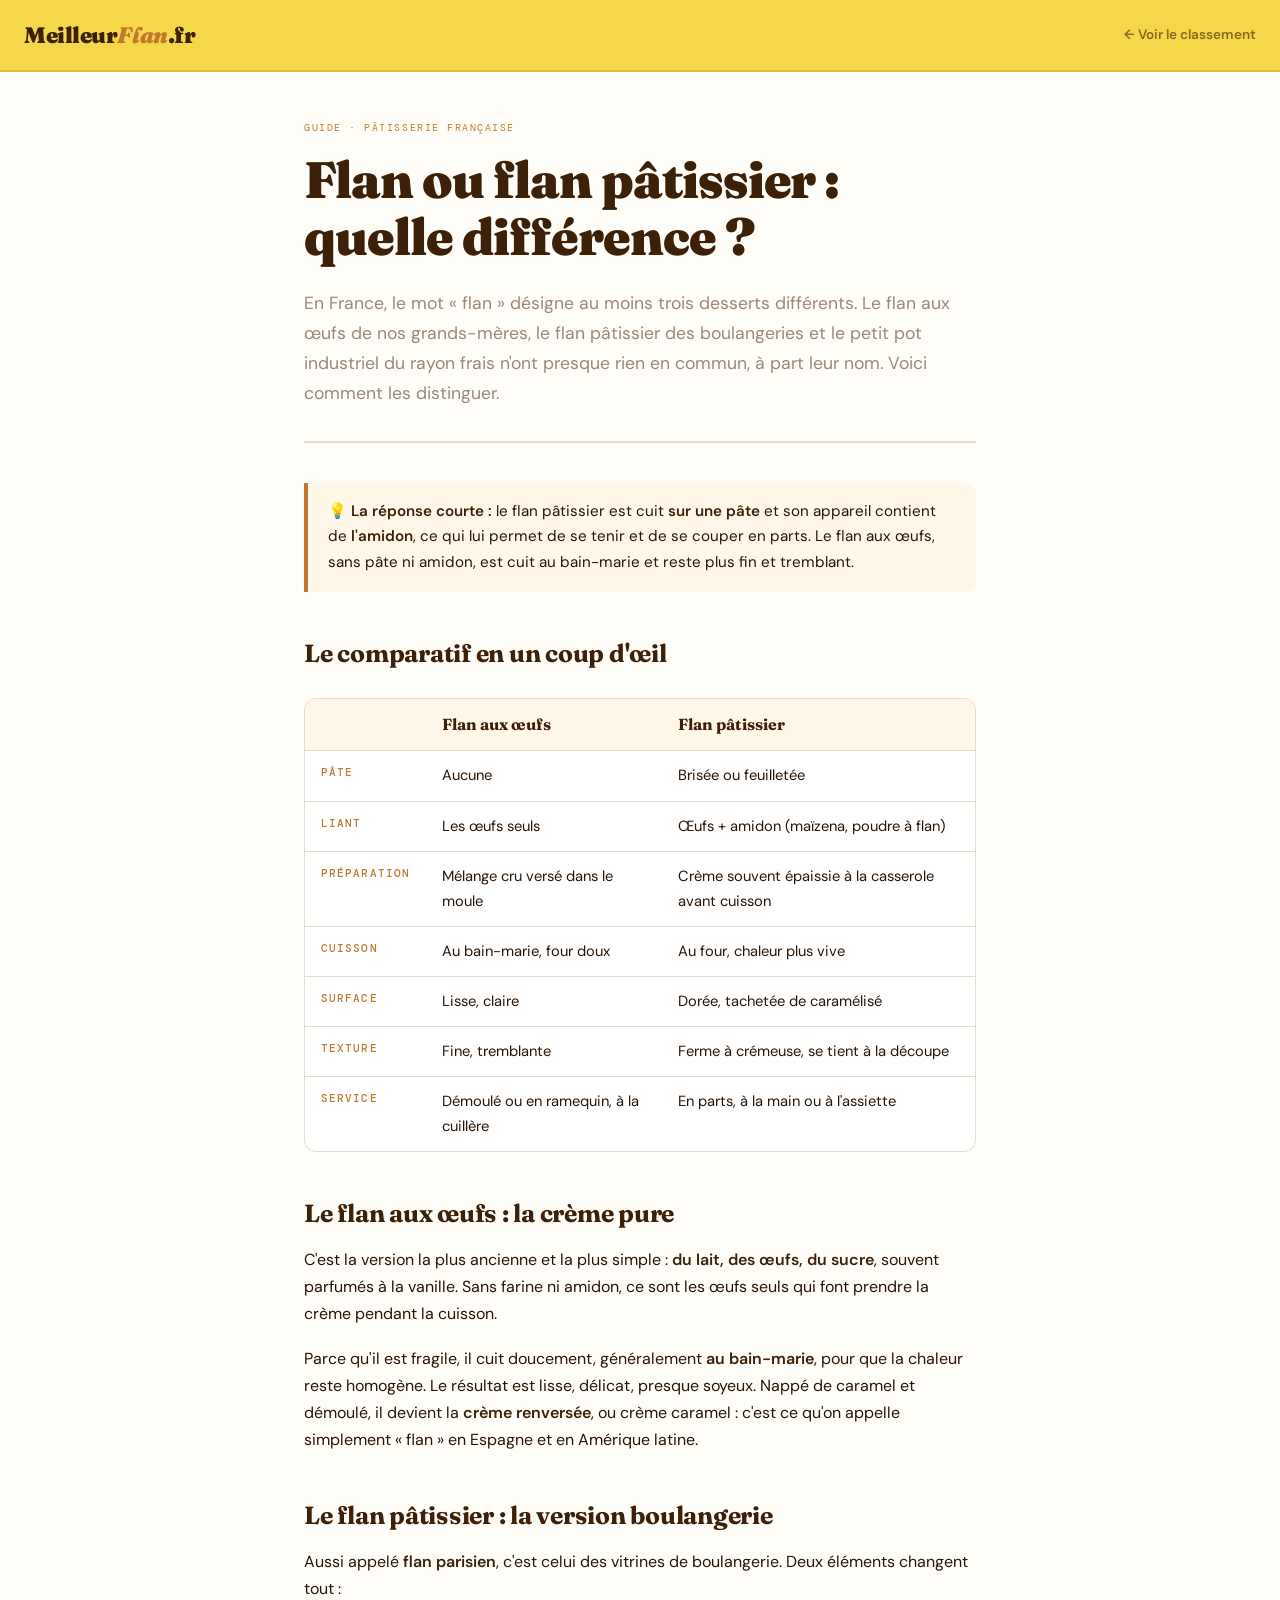
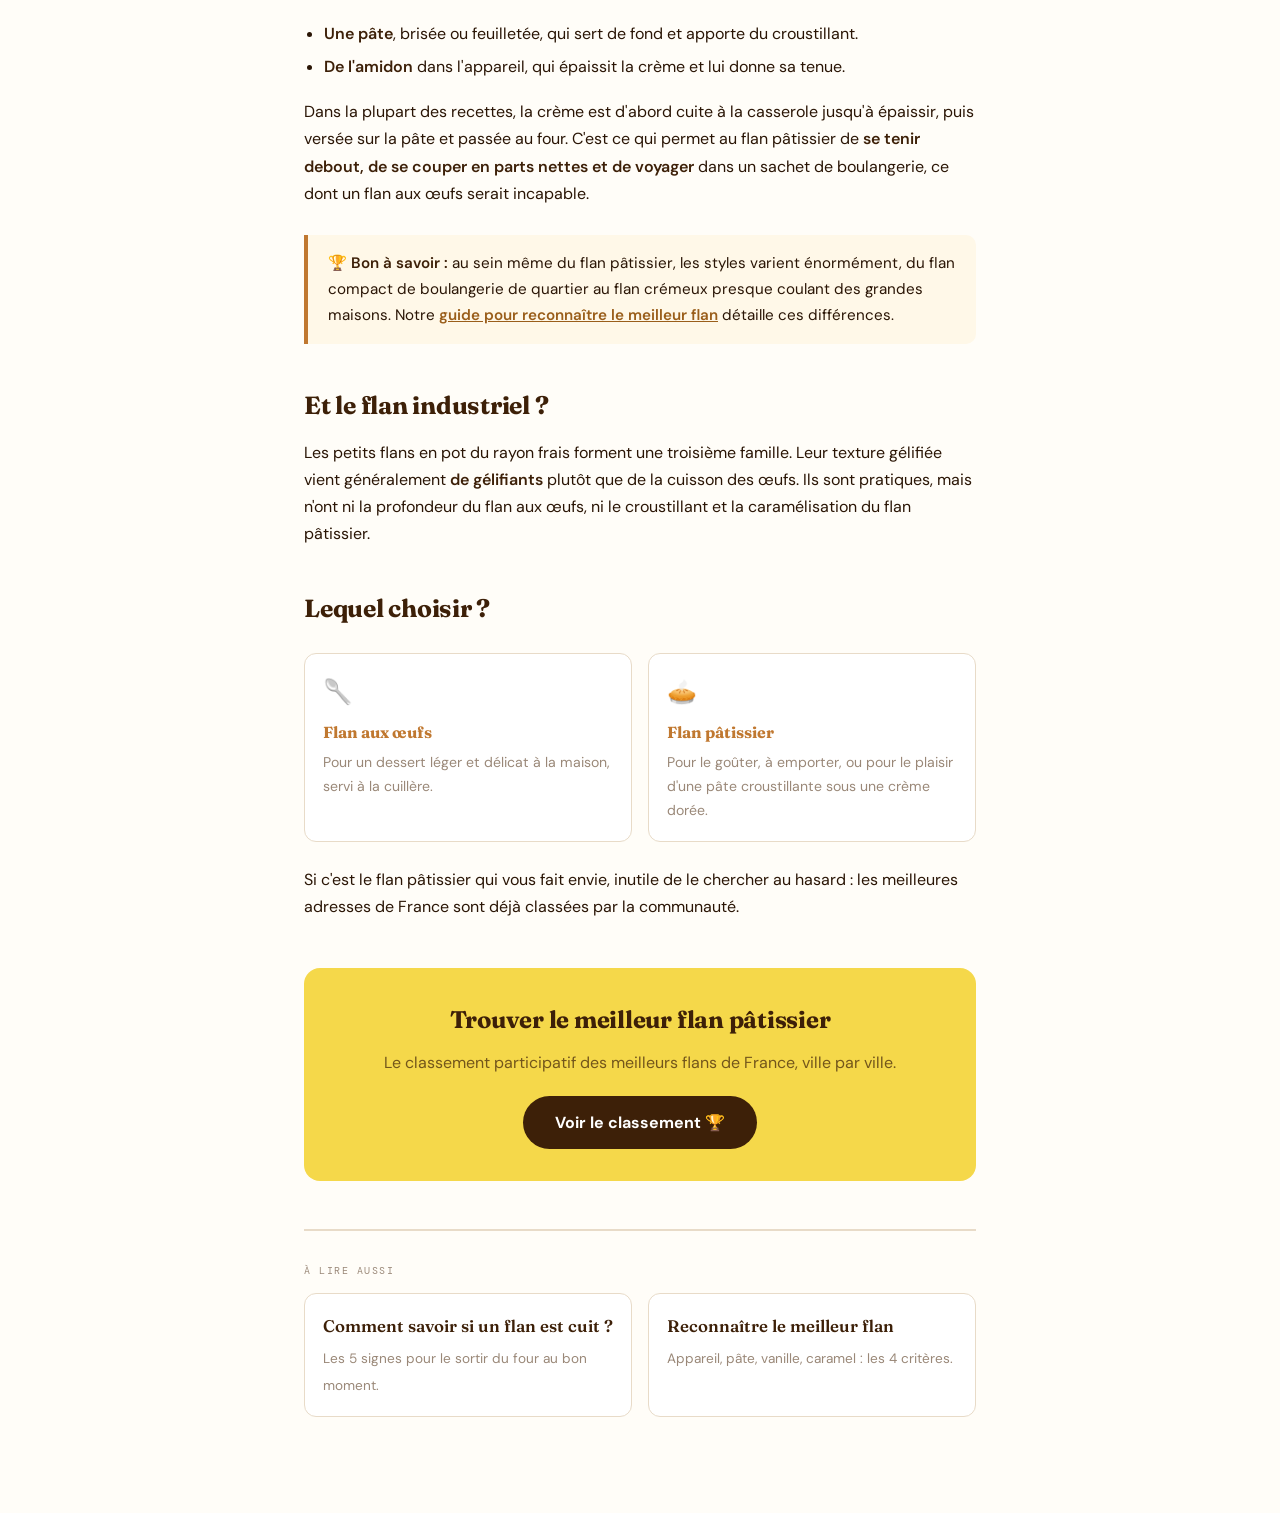
<file: difference-flan-flan-patissier.html>
<!DOCTYPE html>
<html lang="fr">
<head>
<!-- Google Tag Manager -->
<script>(function(w,d,s,l,i){w[l]=w[l]||[];w[l].push({'gtm.start':
new Date().getTime(),event:'gtm.js'});var f=d.getElementsByTagName(s)[0],
j=d.createElement(s),dl=l!='dataLayer'?'&l='+l:'';j.async=true;j.src=
'https://www.googletagmanager.com/gtm.js?id='+i+dl;f.parentNode.insertBefore(j,f);
})(window,document,'script','dataLayer','GTM-P65HT52M');</script>
<!-- End Google Tag Manager -->
<meta charset="UTF-8">
<meta name="viewport" content="width=device-width, initial-scale=1.0">
<title>Flan ou flan pâtissier : quelle différence ? — MeilleurFlan.fr</title>
<meta name="description" content="Flan aux œufs, flan pâtissier, crème caramel, flan industriel : pâte, amidon, cuisson et texture. Tout ce qui distingue vraiment le flan du flan pâtissier.">
<link rel="canonical" href="https://meilleurflan.fr/difference-flan-flan-patissier">

<meta property="og:type" content="article">
<meta property="og:url" content="https://meilleurflan.fr/difference-flan-flan-patissier">
<meta property="og:title" content="Flan ou flan pâtissier : quelle différence ?">
<meta property="og:description" content="Pâte, amidon, cuisson, texture : ce qui distingue vraiment le flan du flan pâtissier.">
<meta property="og:site_name" content="MeilleurFlan.fr">
<meta property="og:locale" content="fr_FR">

<script type="application/ld+json">
{
  "@context": "https://schema.org",
  "@graph": [
    {
      "@type": "Article",
      "headline": "Flan ou flan pâtissier : quelle différence ?",
      "description": "Pâte, amidon, cuisson et texture : ce qui distingue le flan aux œufs du flan pâtissier.",
      "url": "https://meilleurflan.fr/difference-flan-flan-patissier",
      "datePublished": "2026-10-12",
      "dateModified": "2026-10-12",
      "inLanguage": "fr-FR",
      "author": { "@type": "Organization", "name": "MeilleurFlan.fr" },
      "publisher": { "@type": "Organization", "name": "MeilleurFlan.fr", "url": "https://meilleurflan.fr" }
    },
    {
      "@type": "FAQPage",
      "mainEntity": [
        {
          "@type": "Question",
          "name": "Quelle est la différence entre un flan et un flan pâtissier ?",
          "acceptedAnswer": { "@type": "Answer", "text": "Le flan pâtissier est cuit sur une pâte (brisée ou feuilletée) et son appareil contient de l'amidon, ce qui lui permet de se tenir et de se couper en parts. Le flan aux œufs, sans pâte ni amidon, est cuit au bain-marie et a une texture plus fine et tremblante." }
        },
        {
          "@type": "Question",
          "name": "Le flan parisien et le flan pâtissier, c'est la même chose ?",
          "acceptedAnswer": { "@type": "Answer", "text": "Oui. Flan parisien et flan pâtissier désignent le même dessert : une crème épaissie à l'amidon, cuite au four sur une pâte." }
        },
        {
          "@type": "Question",
          "name": "Pourquoi met-on de la maïzena dans un flan pâtissier ?",
          "acceptedAnswer": { "@type": "Answer", "text": "L'amidon (maïzena ou poudre à flan) épaissit l'appareil et lui donne la tenue nécessaire pour être découpé en parts et transporté, comme en boulangerie." }
        }
      ]
    }
  ]
}
</script>

<link rel="preconnect" href="https://fonts.googleapis.com">
<link rel="preconnect" href="https://fonts.gstatic.com" crossorigin>
<link href="https://fonts.googleapis.com/css2?family=Fraunces:ital,opsz,wght@0,9..144,700;0,9..144,900;1,9..144,700&family=DM+Sans:wght@400;500;600&family=DM+Mono:wght@400;500&display=swap" rel="stylesheet">

<style>
*, *::before, *::after { box-sizing: border-box; margin: 0; padding: 0; }
:root {
  --bg: #fffdf8;
  --surface: #ffffff;
  --caramel: #c07830;
  --caramel-dark: #9a5e1a;
  --brown: #3d2008;
  --border: #e8dbc8;
  --muted: #9a8878;
  --yellow: #f5d84a;
  --text: #2a1505;
}
body { font-family:'DM Sans',sans-serif; background:var(--bg); color:var(--text); font-size:16px; line-height:1.7; -webkit-font-smoothing:antialiased; }

.site-header { background:var(--yellow); padding:1rem 1.5rem; border-bottom:2px solid rgba(61,32,8,0.15); display:flex; align-items:center; justify-content:space-between; }
.site-header a { text-decoration:none; }
.site-logo { font-family:'Fraunces',serif; font-size:1.4rem; font-weight:900; color:var(--brown); letter-spacing:-0.02em; }
.site-logo em { font-style:italic; color:var(--caramel); }
.back-link { font-size:0.85rem; font-weight:600; color:var(--brown); opacity:0.6; transition:opacity 0.1s; }
.back-link:hover { opacity:1; }

.article-wrap { max-width:720px; margin:0 auto; padding:3rem 1.5rem 6rem; }
.article-label { font-family:'DM Mono',monospace; font-size:0.6rem; text-transform:uppercase; letter-spacing:0.16em; color:var(--caramel); margin-bottom:1rem; display:block; }
h1 { font-family:'Fraunces',serif; font-size:clamp(2rem,6vw,3.2rem); font-weight:900; line-height:1.1; color:var(--brown); letter-spacing:-0.02em; margin-bottom:1.5rem; }
.article-intro { font-size:1.1rem; color:var(--muted); line-height:1.7; margin-bottom:2.5rem; padding-bottom:2rem; border-bottom:2px solid var(--border); }
h2 { font-family:'Fraunces',serif; font-size:1.55rem; font-weight:700; color:var(--brown); letter-spacing:-0.01em; margin:2.5rem 0 0.75rem; }
h3 { font-family:'Fraunces',serif; font-size:1.15rem; font-weight:700; color:var(--caramel); margin:1.5rem 0 0.4rem; }
p { margin-bottom:1.1rem; }
ul { margin:0 0 1.1rem 1.25rem; }
li { margin-bottom:0.4rem; }
strong { color:var(--brown); font-weight:600; }

.callout { background:#fff8e8; border-left:4px solid var(--caramel); border-radius:0 10px 10px 0; padding:1rem 1.25rem; margin:1.75rem 0; font-size:0.95rem; }
.callout p { margin:0; }

.criteria-grid { display:grid; grid-template-columns:repeat(auto-fit,minmax(200px,1fr)); gap:1rem; margin:1.5rem 0; }
.criteria-card { background:var(--surface); border:1.5px solid var(--border); border-radius:12px; padding:1.1rem; }
.criteria-card .criteria-icon { font-size:1.5rem; margin-bottom:0.4rem; }
.criteria-card h3 { margin:0 0 0.3rem; font-size:1rem; }
.criteria-card p { margin:0; font-size:0.88rem; color:var(--muted); }

.compare-wrap { overflow-x:auto; margin:1.5rem 0; border:1.5px solid var(--border); border-radius:12px; background:var(--surface); }
.compare { width:100%; border-collapse:collapse; font-size:0.92rem; }
.compare th, .compare td { padding:0.75rem 1rem; text-align:left; vertical-align:top; border-bottom:1px solid var(--border); }
.compare tbody tr:last-child th, .compare tbody tr:last-child td { border-bottom:none; }
.compare thead th { font-family:'Fraunces',serif; font-size:1rem; color:var(--brown); background:#fff8e8; }
.compare tbody th { font-family:'DM Mono',monospace; font-size:0.68rem; text-transform:uppercase; letter-spacing:0.1em; color:var(--caramel); font-weight:500; white-space:nowrap; }

.related { margin-top:3rem; padding-top:2rem; border-top:2px solid var(--border); }
.related-label { font-family:'DM Mono',monospace; font-size:0.6rem; text-transform:uppercase; letter-spacing:0.16em; color:var(--muted); display:block; margin-bottom:0.9rem; }
.related-grid { display:grid; grid-template-columns:repeat(auto-fit,minmax(240px,1fr)); gap:1rem; }
.related-card { display:block; background:var(--surface); border:1.5px solid var(--border); border-radius:12px; padding:1.1rem; text-decoration:none; color:var(--text); transition:border-color 0.15s, transform 0.15s; }
.related-card:hover { border-color:var(--caramel); transform:translateY(-2px); }
.related-card strong { display:block; font-family:'Fraunces',serif; font-size:1.05rem; margin-bottom:0.2rem; }
.related-card span { font-size:0.85rem; color:var(--muted); }

.cta-block { background:var(--yellow); border-radius:16px; padding:2rem; text-align:center; margin-top:3rem; }
.cta-block h2 { margin:0 0 0.5rem; font-size:1.5rem; }
.cta-block p { color:var(--brown); opacity:0.7; margin-bottom:1.25rem; }
.cta-btn { display:inline-block; background:var(--brown); color:#fff; font-family:'DM Sans',sans-serif; font-weight:700; font-size:1rem; padding:0.8rem 2rem; border-radius:999px; text-decoration:none; transition:background 0.15s; }
.cta-btn:hover { background:var(--caramel); }

@media (max-width:600px) {
  .article-wrap { padding:2rem 1.1rem 5rem; }
  .compare { font-size:0.84rem; }
  .compare th, .compare td { padding:0.6rem 0.65rem; }
  .compare tbody th { white-space:normal; font-size:0.6rem; letter-spacing:0.06em; }
}
</style>
</head>
<body>
<!-- Google Tag Manager (noscript) -->
<noscript><iframe src="https://www.googletagmanager.com/ns.html?id=GTM-P65HT52M"
height="0" width="0" style="display:none;visibility:hidden"></iframe></noscript>
<!-- End Google Tag Manager (noscript) -->

<header class="site-header">
  <a href="https://meilleurflan.fr" class="site-logo">Meilleur<em>Flan</em>.fr</a>
  <a href="https://meilleurflan.fr" class="back-link">← Voir le classement</a>
</header>

<main class="article-wrap">
  <span class="article-label">Guide · Pâtisserie française</span>

  <h1>Flan ou flan pâtissier : quelle différence ?</h1>

  <p class="article-intro">En France, le mot « flan » désigne au moins trois desserts différents. Le flan aux œufs de nos grands-mères, le flan pâtissier des boulangeries et le petit pot industriel du rayon frais n'ont presque rien en commun, à part leur nom. Voici comment les distinguer.</p>

  <div class="callout">
    <p>💡 <strong>La réponse courte :</strong> le flan pâtissier est cuit <strong>sur une pâte</strong> et son appareil contient de <strong>l'amidon</strong>, ce qui lui permet de se tenir et de se couper en parts. Le flan aux œufs, sans pâte ni amidon, est cuit au bain-marie et reste plus fin et tremblant.</p>
  </div>

  <h2>Le comparatif en un coup d'œil</h2>

  <div class="compare-wrap">
    <table class="compare">
      <thead>
        <tr>
          <th scope="col"></th>
          <th scope="col">Flan aux œufs</th>
          <th scope="col">Flan pâtissier</th>
        </tr>
      </thead>
      <tbody>
        <tr><th scope="row">Pâte</th><td>Aucune</td><td>Brisée ou feuilletée</td></tr>
        <tr><th scope="row">Liant</th><td>Les œufs seuls</td><td>Œufs + amidon (maïzena, poudre à flan)</td></tr>
        <tr><th scope="row">Préparation</th><td>Mélange cru versé dans le moule</td><td>Crème souvent épaissie à la casserole avant cuisson</td></tr>
        <tr><th scope="row">Cuisson</th><td>Au bain-marie, four doux</td><td>Au four, chaleur plus vive</td></tr>
        <tr><th scope="row">Surface</th><td>Lisse, claire</td><td>Dorée, tachetée de caramélisé</td></tr>
        <tr><th scope="row">Texture</th><td>Fine, tremblante</td><td>Ferme à crémeuse, se tient à la découpe</td></tr>
        <tr><th scope="row">Service</th><td>Démoulé ou en ramequin, à la cuillère</td><td>En parts, à la main ou à l'assiette</td></tr>
      </tbody>
    </table>
  </div>

  <h2>Le flan aux œufs : la crème pure</h2>
  <p>C'est la version la plus ancienne et la plus simple : <strong>du lait, des œufs, du sucre</strong>, souvent parfumés à la vanille. Sans farine ni amidon, ce sont les œufs seuls qui font prendre la crème pendant la cuisson.</p>
  <p>Parce qu'il est fragile, il cuit doucement, généralement <strong>au bain-marie</strong>, pour que la chaleur reste homogène. Le résultat est lisse, délicat, presque soyeux. Nappé de caramel et démoulé, il devient la <strong>crème renversée</strong>, ou crème caramel : c'est ce qu'on appelle simplement « flan » en Espagne et en Amérique latine.</p>

  <h2>Le flan pâtissier : la version boulangerie</h2>
  <p>Aussi appelé <strong>flan parisien</strong>, c'est celui des vitrines de boulangerie. Deux éléments changent tout :</p>
  <ul>
    <li><strong>Une pâte</strong>, brisée ou feuilletée, qui sert de fond et apporte du croustillant.</li>
    <li><strong>De l'amidon</strong> dans l'appareil, qui épaissit la crème et lui donne sa tenue.</li>
  </ul>
  <p>Dans la plupart des recettes, la crème est d'abord cuite à la casserole jusqu'à épaissir, puis versée sur la pâte et passée au four. C'est ce qui permet au flan pâtissier de <strong>se tenir debout, de se couper en parts nettes et de voyager</strong> dans un sachet de boulangerie, ce dont un flan aux œufs serait incapable.</p>

  <div class="callout">
    <p>🏆 <strong>Bon à savoir :</strong> au sein même du flan pâtissier, les styles varient énormément, du flan compact de boulangerie de quartier au flan crémeux presque coulant des grandes maisons. Notre <a href="/guide-flan-patissier" style="color:var(--caramel-dark);font-weight:600;">guide pour reconnaître le meilleur flan</a> détaille ces différences.</p>
  </div>

  <h2>Et le flan industriel ?</h2>
  <p>Les petits flans en pot du rayon frais forment une troisième famille. Leur texture gélifiée vient généralement <strong>de gélifiants</strong> plutôt que de la cuisson des œufs. Ils sont pratiques, mais n'ont ni la profondeur du flan aux œufs, ni le croustillant et la caramélisation du flan pâtissier.</p>

  <h2>Lequel choisir ?</h2>
  <div class="criteria-grid">
    <div class="criteria-card">
      <div class="criteria-icon">🥄</div>
      <h3>Flan aux œufs</h3>
      <p>Pour un dessert léger et délicat à la maison, servi à la cuillère.</p>
    </div>
    <div class="criteria-card">
      <div class="criteria-icon">🥧</div>
      <h3>Flan pâtissier</h3>
      <p>Pour le goûter, à emporter, ou pour le plaisir d'une pâte croustillante sous une crème dorée.</p>
    </div>
  </div>

  <p>Si c'est le flan pâtissier qui vous fait envie, inutile de le chercher au hasard : les meilleures adresses de France sont déjà classées par la communauté.</p>

  <div class="cta-block">
    <h2>Trouver le meilleur flan pâtissier</h2>
    <p>Le classement participatif des meilleurs flans de France, ville par ville.</p>
    <a href="https://meilleurflan.fr" class="cta-btn">Voir le classement 🏆</a>
  </div>

  <nav class="related" aria-label="À lire aussi">
    <span class="related-label">À lire aussi</span>
    <div class="related-grid">
      <a href="/savoir-si-flan-cuit" class="related-card">
        <strong>Comment savoir si un flan est cuit ?</strong>
        <span>Les 5 signes pour le sortir du four au bon moment.</span>
      </a>
      <a href="/guide-flan-patissier" class="related-card">
        <strong>Reconnaître le meilleur flan</strong>
        <span>Appareil, pâte, vanille, caramel : les 4 critères.</span>
      </a>
    </div>
  </nav>
</main>

</body>
</html>
</file>
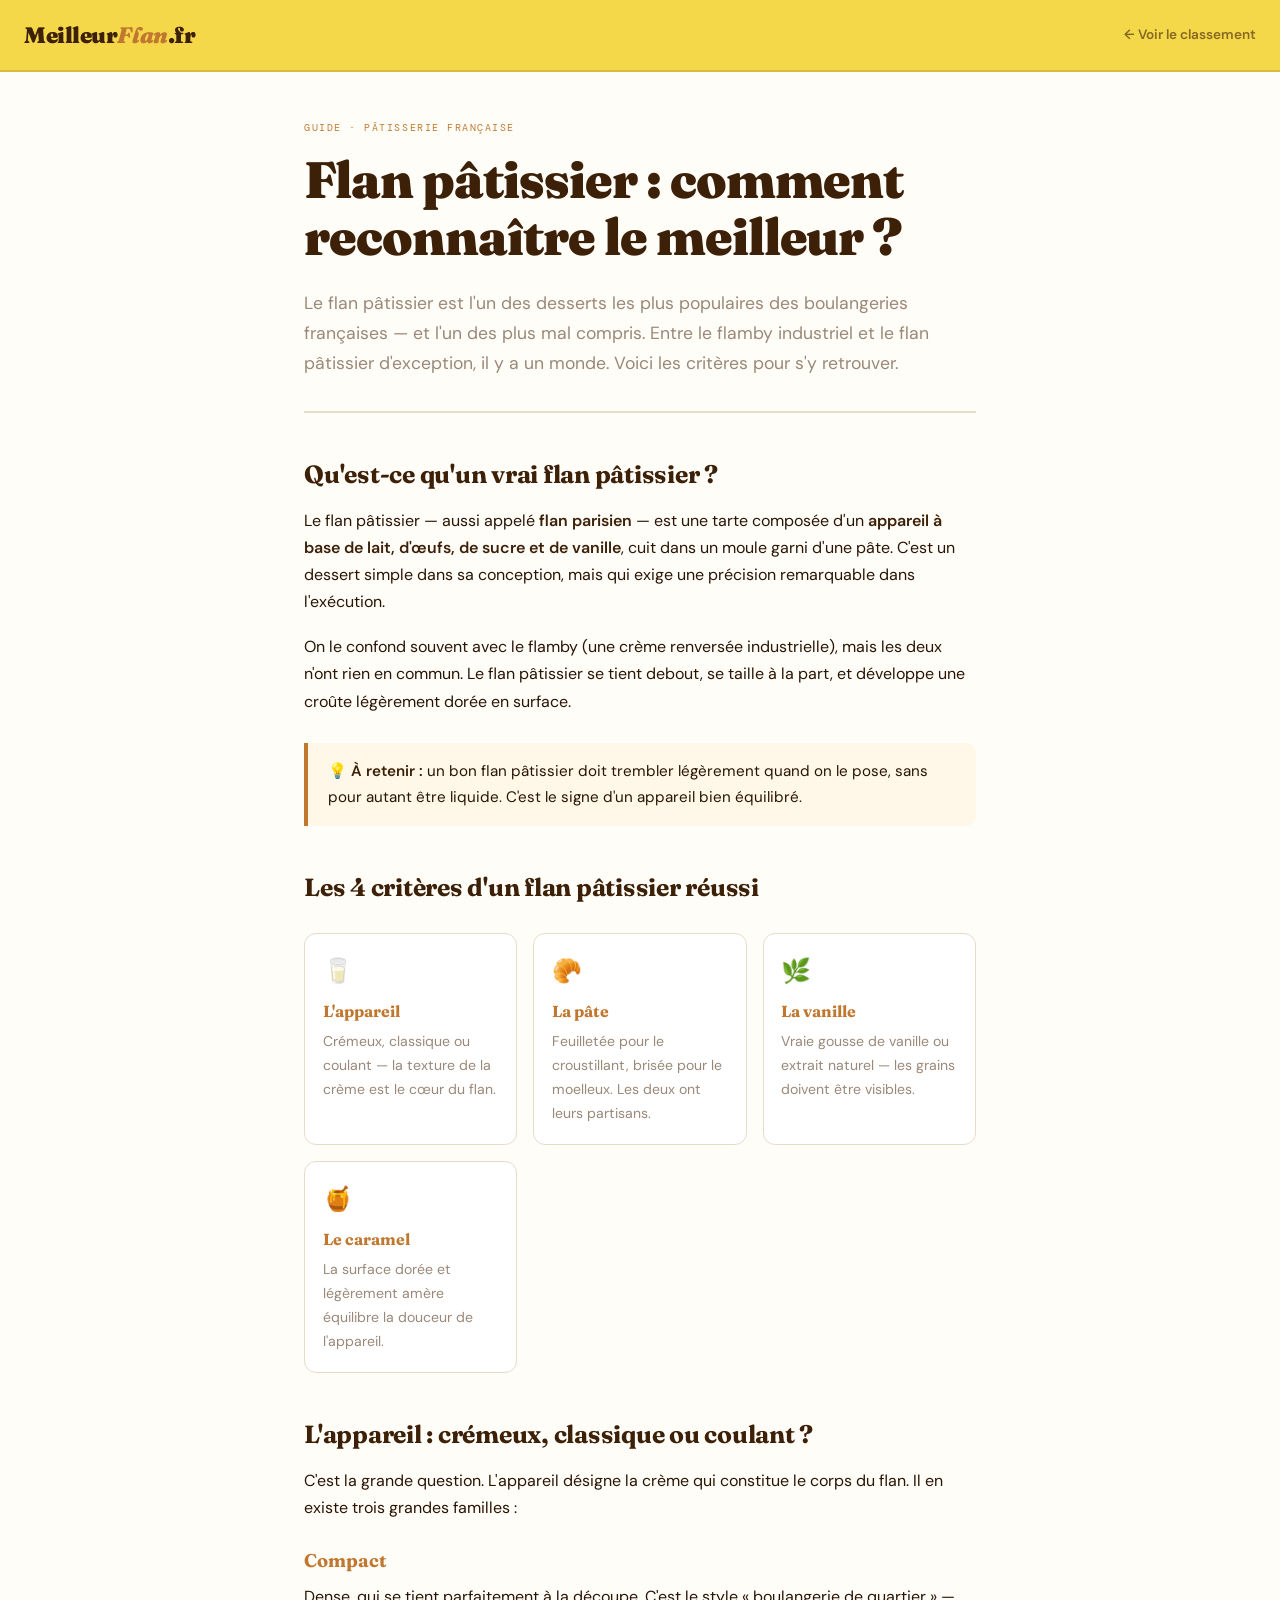
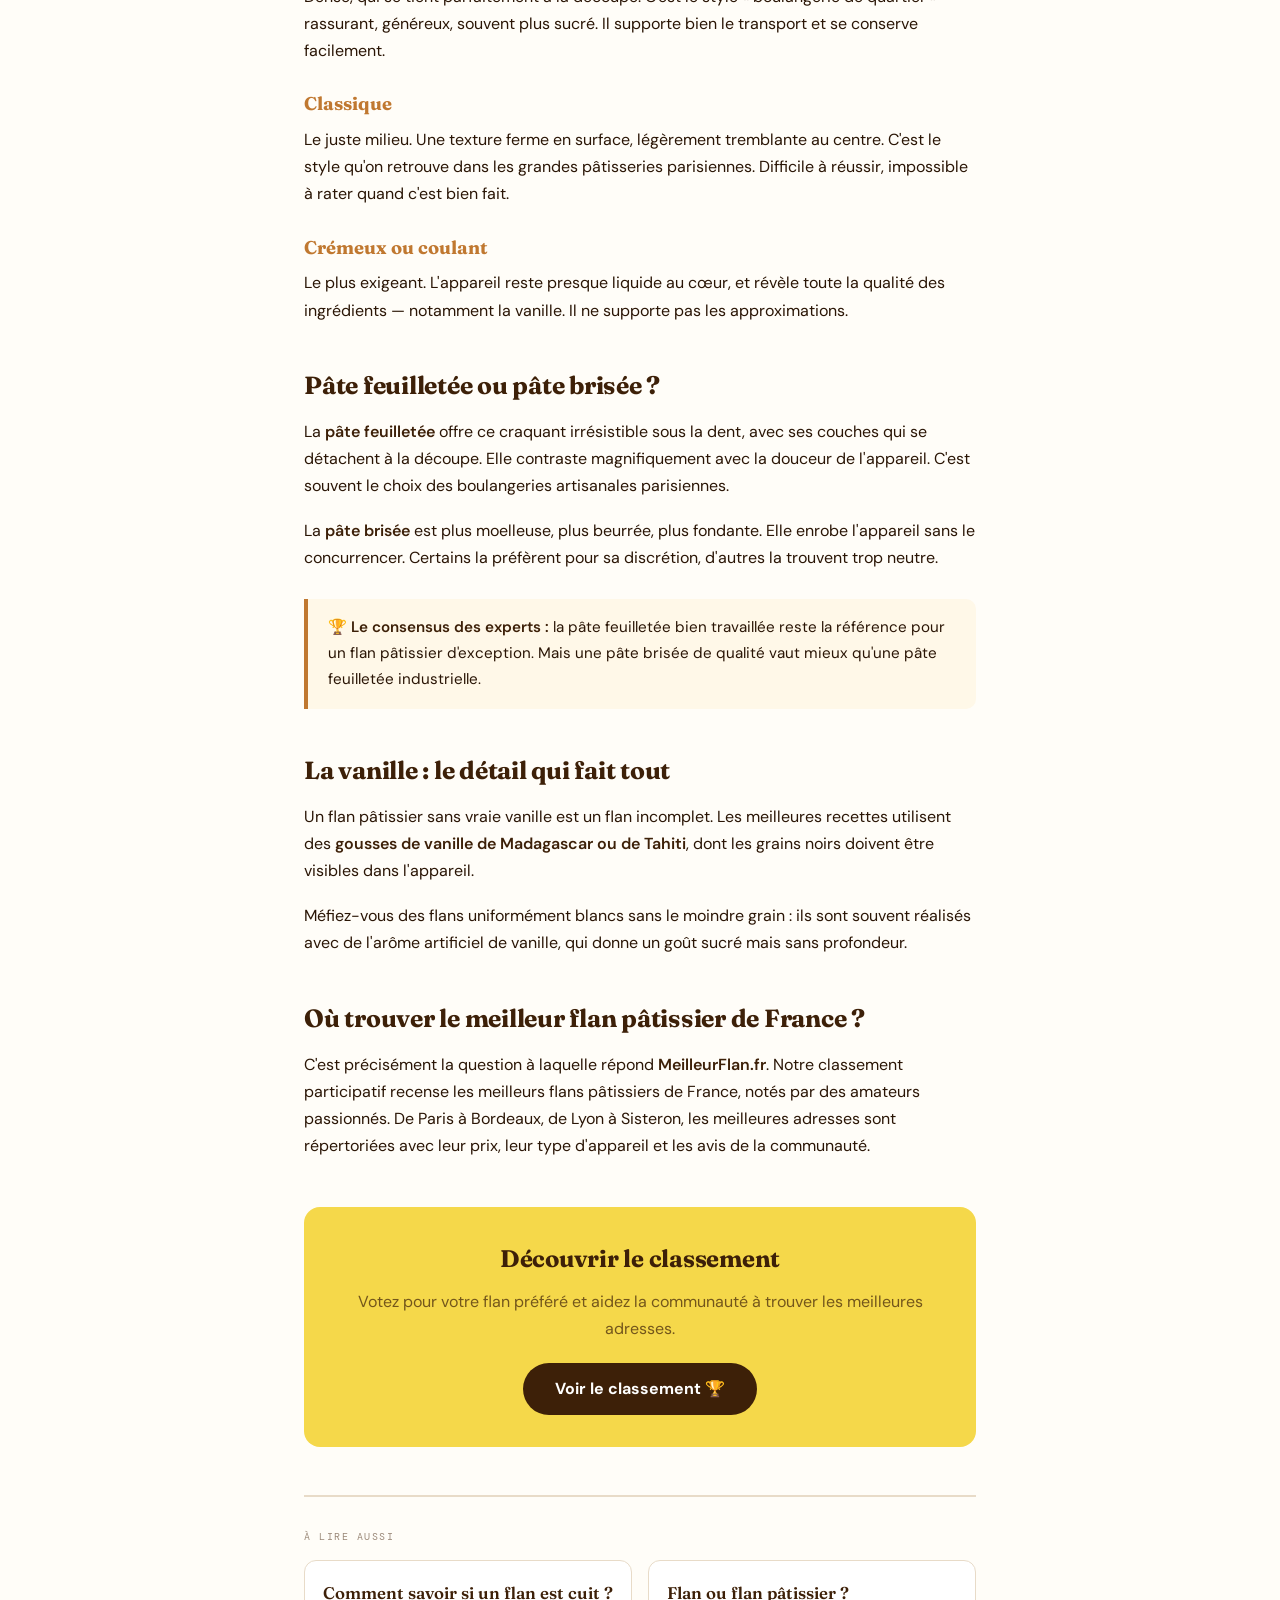
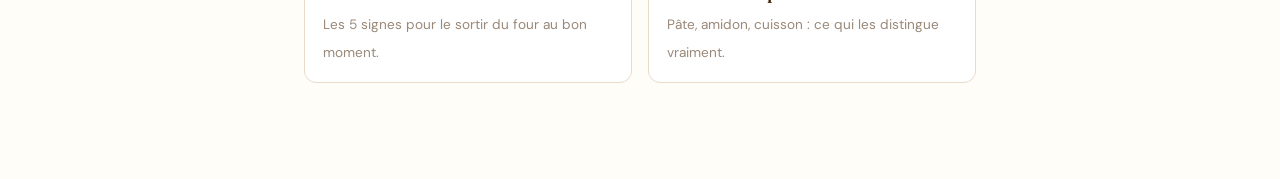
<file: guide-flan-patissier.html>
<!DOCTYPE html>
<html lang="fr">
<head>
<!-- Google Tag Manager -->
<script>(function(w,d,s,l,i){w[l]=w[l]||[];w[l].push({'gtm.start':
new Date().getTime(),event:'gtm.js'});var f=d.getElementsByTagName(s)[0],
j=d.createElement(s),dl=l!='dataLayer'?'&l='+l:'';j.async=true;j.src=
'https://www.googletagmanager.com/gtm.js?id='+i+dl;f.parentNode.insertBefore(j,f);
})(window,document,'script','dataLayer','GTM-P65HT52M');</script>
<!-- End Google Tag Manager -->
<meta charset="UTF-8">
<meta name="viewport" content="width=device-width, initial-scale=1.0">
<title>Guide du flan pâtissier : comment reconnaître le meilleur — MeilleurFlan.fr</title>
<meta name="description" content="Tout savoir sur le flan pâtissier : appareil crémeux ou compact, pâte feuilletée ou brisée, caramel, vanille. Les critères pour choisir un vrai bon flan.">
<link rel="canonical" href="https://meilleurflan.fr/guide-flan-patissier">

<!-- Open Graph -->
<meta property="og:type" content="article">
<meta property="og:url" content="https://meilleurflan.fr/guide-flan-patissier">
<meta property="og:title" content="Guide du flan pâtissier : comment reconnaître le meilleur">
<meta property="og:description" content="Appareil, pâte, caramel, vanille : tous les critères pour juger un flan pâtissier comme un expert.">
<meta property="og:site_name" content="MeilleurFlan.fr">
<meta property="og:locale" content="fr_FR">

<!-- JSON-LD Article -->
<script type="application/ld+json">
{
  "@context": "https://schema.org",
  "@type": "Article",
  "headline": "Guide du flan pâtissier : comment reconnaître le meilleur",
  "description": "Tout savoir sur le flan pâtissier : appareil, pâte, caramel, vanille. Les critères pour choisir un vrai bon flan.",
  "url": "https://meilleurflan.fr/guide-flan-patissier",
  "datePublished": "2026-06-17",
  "dateModified": "2026-10-12",
  "inLanguage": "fr-FR",
  "author": { "@type": "Organization", "name": "MeilleurFlan.fr" },
  "publisher": { "@type": "Organization", "name": "MeilleurFlan.fr", "url": "https://meilleurflan.fr" }
}
</script>

<link rel="preconnect" href="https://fonts.googleapis.com">
<link rel="preconnect" href="https://fonts.gstatic.com" crossorigin>
<link href="https://fonts.googleapis.com/css2?family=Fraunces:ital,opsz,wght@0,9..144,700;0,9..144,900;1,9..144,700&family=DM+Sans:wght@400;500;600&family=DM+Mono:wght@400;500&display=swap" rel="stylesheet">

<style>
*, *::before, *::after { box-sizing: border-box; margin: 0; padding: 0; }
:root {
  --bg: #fffdf8;
  --surface: #ffffff;
  --caramel: #c07830;
  --caramel-dark: #9a5e1a;
  --brown: #3d2008;
  --border: #e8dbc8;
  --muted: #9a8878;
  --yellow: #f5d84a;
  --text: #2a1505;
}
body { font-family:'DM Sans',sans-serif; background:var(--bg); color:var(--text); font-size:16px; line-height:1.7; -webkit-font-smoothing:antialiased; }

/* HEADER */
.site-header { background:var(--yellow); padding:1rem 1.5rem; border-bottom:2px solid rgba(61,32,8,0.15); display:flex; align-items:center; justify-content:space-between; }
.site-header a { text-decoration:none; }
.site-logo { font-family:'Fraunces',serif; font-size:1.4rem; font-weight:900; color:var(--brown); letter-spacing:-0.02em; }
.site-logo em { font-style:italic; color:var(--caramel); }
.back-link { font-size:0.85rem; font-weight:600; color:var(--brown); opacity:0.6; transition:opacity 0.1s; }
.back-link:hover { opacity:1; }

/* ARTICLE */
.article-wrap { max-width:720px; margin:0 auto; padding:3rem 1.5rem 6rem; }

.article-label { font-family:'DM Mono',monospace; font-size:0.6rem; text-transform:uppercase; letter-spacing:0.16em; color:var(--caramel); margin-bottom:1rem; display:block; }

h1 { font-family:'Fraunces',serif; font-size:clamp(2rem,6vw,3.2rem); font-weight:900; line-height:1.1; color:var(--brown); letter-spacing:-0.02em; margin-bottom:1.5rem; }

.article-intro { font-size:1.1rem; color:var(--muted); line-height:1.7; margin-bottom:2.5rem; padding-bottom:2rem; border-bottom:2px solid var(--border); }

h2 { font-family:'Fraunces',serif; font-size:1.55rem; font-weight:700; color:var(--brown); letter-spacing:-0.01em; margin:2.5rem 0 0.75rem; }

h3 { font-family:'Fraunces',serif; font-size:1.15rem; font-weight:700; color:var(--caramel); margin:1.5rem 0 0.4rem; }

p { margin-bottom:1.1rem; }

strong { color:var(--brown); font-weight:600; }

.callout { background:#fff8e8; border-left:4px solid var(--caramel); border-radius:0 10px 10px 0; padding:1rem 1.25rem; margin:1.75rem 0; font-size:0.95rem; }
.callout p { margin:0; }

.criteria-grid { display:grid; grid-template-columns:repeat(auto-fit,minmax(200px,1fr)); gap:1rem; margin:1.5rem 0; }
.criteria-card { background:var(--surface); border:1.5px solid var(--border); border-radius:12px; padding:1.1rem; }
.criteria-card .criteria-icon { font-size:1.5rem; margin-bottom:0.4rem; }
.criteria-card h3 { margin:0 0 0.3rem; font-size:1rem; }
.criteria-card p { margin:0; font-size:0.88rem; color:var(--muted); }

.related { margin-top:3rem; padding-top:2rem; border-top:2px solid var(--border); }
.related-label { font-family:'DM Mono',monospace; font-size:0.6rem; text-transform:uppercase; letter-spacing:0.16em; color:var(--muted); display:block; margin-bottom:0.9rem; }
.related-grid { display:grid; grid-template-columns:repeat(auto-fit,minmax(240px,1fr)); gap:1rem; }
.related-card { display:block; background:var(--surface); border:1.5px solid var(--border); border-radius:12px; padding:1.1rem; text-decoration:none; color:var(--text); transition:border-color 0.15s, transform 0.15s; }
.related-card:hover { border-color:var(--caramel); transform:translateY(-2px); }
.related-card strong { display:block; font-family:'Fraunces',serif; font-size:1.05rem; margin-bottom:0.2rem; }
.related-card span { font-size:0.85rem; color:var(--muted); }

.cta-block { background:var(--yellow); border-radius:16px; padding:2rem; text-align:center; margin-top:3rem; }
.cta-block h2 { margin:0 0 0.5rem; font-size:1.5rem; }
.cta-block p { color:var(--brown); opacity:0.7; margin-bottom:1.25rem; }
.cta-btn { display:inline-block; background:var(--brown); color:#fff; font-family:'DM Sans',sans-serif; font-weight:700; font-size:1rem; padding:0.8rem 2rem; border-radius:999px; text-decoration:none; transition:background 0.15s; }
.cta-btn:hover { background:var(--caramel); }

@media (max-width:600px) {
  .article-wrap { padding:2rem 1.1rem 5rem; }
}
</style>
</head>
<body>
<!-- Google Tag Manager (noscript) -->
<noscript><iframe src="https://www.googletagmanager.com/ns.html?id=GTM-P65HT52M"
height="0" width="0" style="display:none;visibility:hidden"></iframe></noscript>
<!-- End Google Tag Manager (noscript) -->

<header class="site-header">
  <a href="https://meilleurflan.fr" class="site-logo">Meilleur<em>Flan</em>.fr</a>
  <a href="https://meilleurflan.fr" class="back-link">← Voir le classement</a>
</header>

<main class="article-wrap">
  <span class="article-label">Guide · Pâtisserie française</span>

  <h1>Flan pâtissier : comment reconnaître le meilleur ?</h1>

  <p class="article-intro">Le flan pâtissier est l'un des desserts les plus populaires des boulangeries françaises — et l'un des plus mal compris. Entre le flamby industriel et le flan pâtissier d'exception, il y a un monde. Voici les critères pour s'y retrouver.</p>

  <h2>Qu'est-ce qu'un vrai flan pâtissier ?</h2>

  <p>Le flan pâtissier — aussi appelé <strong>flan parisien</strong> — est une tarte composée d'un <strong>appareil à base de lait, d'œufs, de sucre et de vanille</strong>, cuit dans un moule garni d'une pâte. C'est un dessert simple dans sa conception, mais qui exige une précision remarquable dans l'exécution.</p>

  <p>On le confond souvent avec le flamby (une crème renversée industrielle), mais les deux n'ont rien en commun. Le flan pâtissier se tient debout, se taille à la part, et développe une croûte légèrement dorée en surface.</p>

  <div class="callout">
    <p>💡 <strong>À retenir :</strong> un bon flan pâtissier doit trembler légèrement quand on le pose, sans pour autant être liquide. C'est le signe d'un appareil bien équilibré.</p>
  </div>

  <h2>Les 4 critères d'un flan pâtissier réussi</h2>

  <div class="criteria-grid">
    <div class="criteria-card">
      <div class="criteria-icon">🥛</div>
      <h3>L'appareil</h3>
      <p>Crémeux, classique ou coulant — la texture de la crème est le cœur du flan.</p>
    </div>
    <div class="criteria-card">
      <div class="criteria-icon">🥐</div>
      <h3>La pâte</h3>
      <p>Feuilletée pour le croustillant, brisée pour le moelleux. Les deux ont leurs partisans.</p>
    </div>
    <div class="criteria-card">
      <div class="criteria-icon">🌿</div>
      <h3>La vanille</h3>
      <p>Vraie gousse de vanille ou extrait naturel — les grains doivent être visibles.</p>
    </div>
    <div class="criteria-card">
      <div class="criteria-icon">🍯</div>
      <h3>Le caramel</h3>
      <p>La surface dorée et légèrement amère équilibre la douceur de l'appareil.</p>
    </div>
  </div>

  <h2>L'appareil : crémeux, classique ou coulant ?</h2>

  <p>C'est la grande question. L'appareil désigne la crème qui constitue le corps du flan. Il en existe trois grandes familles :</p>

  <h3>Compact</h3>
  <p>Dense, qui se tient parfaitement à la découpe. C'est le style « boulangerie de quartier » — rassurant, généreux, souvent plus sucré. Il supporte bien le transport et se conserve facilement.</p>

  <h3>Classique</h3>
  <p>Le juste milieu. Une texture ferme en surface, légèrement tremblante au centre. C'est le style qu'on retrouve dans les grandes pâtisseries parisiennes. Difficile à réussir, impossible à rater quand c'est bien fait.</p>

  <h3>Crémeux ou coulant</h3>
  <p>Le plus exigeant. L'appareil reste presque liquide au cœur, et révèle toute la qualité des ingrédients — notamment la vanille. Il ne supporte pas les approximations.</p>

  <h2>Pâte feuilletée ou pâte brisée ?</h2>

  <p>La <strong>pâte feuilletée</strong> offre ce craquant irrésistible sous la dent, avec ses couches qui se détachent à la découpe. Elle contraste magnifiquement avec la douceur de l'appareil. C'est souvent le choix des boulangeries artisanales parisiennes.</p>

  <p>La <strong>pâte brisée</strong> est plus moelleuse, plus beurrée, plus fondante. Elle enrobe l'appareil sans le concurrencer. Certains la préfèrent pour sa discrétion, d'autres la trouvent trop neutre.</p>

  <div class="callout">
    <p>🏆 <strong>Le consensus des experts :</strong> la pâte feuilletée bien travaillée reste la référence pour un flan pâtissier d'exception. Mais une pâte brisée de qualité vaut mieux qu'une pâte feuilletée industrielle.</p>
  </div>

  <h2>La vanille : le détail qui fait tout</h2>

  <p>Un flan pâtissier sans vraie vanille est un flan incomplet. Les meilleures recettes utilisent des <strong>gousses de vanille de Madagascar ou de Tahiti</strong>, dont les grains noirs doivent être visibles dans l'appareil.</p>

  <p>Méfiez-vous des flans uniformément blancs sans le moindre grain : ils sont souvent réalisés avec de l'arôme artificiel de vanille, qui donne un goût sucré mais sans profondeur.</p>

  <h2>Où trouver le meilleur flan pâtissier de France ?</h2>

  <p>C'est précisément la question à laquelle répond <strong>MeilleurFlan.fr</strong>. Notre classement participatif recense les meilleurs flans pâtissiers de France, notés par des amateurs passionnés. De Paris à Bordeaux, de Lyon à Sisteron, les meilleures adresses sont répertoriées avec leur prix, leur type d'appareil et les avis de la communauté.</p>

  <div class="cta-block">
    <h2>Découvrir le classement</h2>
    <p>Votez pour votre flan préféré et aidez la communauté à trouver les meilleures adresses.</p>
    <a href="https://meilleurflan.fr" class="cta-btn">Voir le classement 🏆</a>
  </div>
  <nav class="related" aria-label="À lire aussi">
    <span class="related-label">À lire aussi</span>
    <div class="related-grid">
      <a href="/savoir-si-flan-cuit" class="related-card">
        <strong>Comment savoir si un flan est cuit ?</strong>
        <span>Les 5 signes pour le sortir du four au bon moment.</span>
      </a>
      <a href="/difference-flan-flan-patissier" class="related-card">
        <strong>Flan ou flan pâtissier ?</strong>
        <span>Pâte, amidon, cuisson : ce qui les distingue vraiment.</span>
      </a>
    </div>
  </nav>
</main>

</body>
</html>
</file>
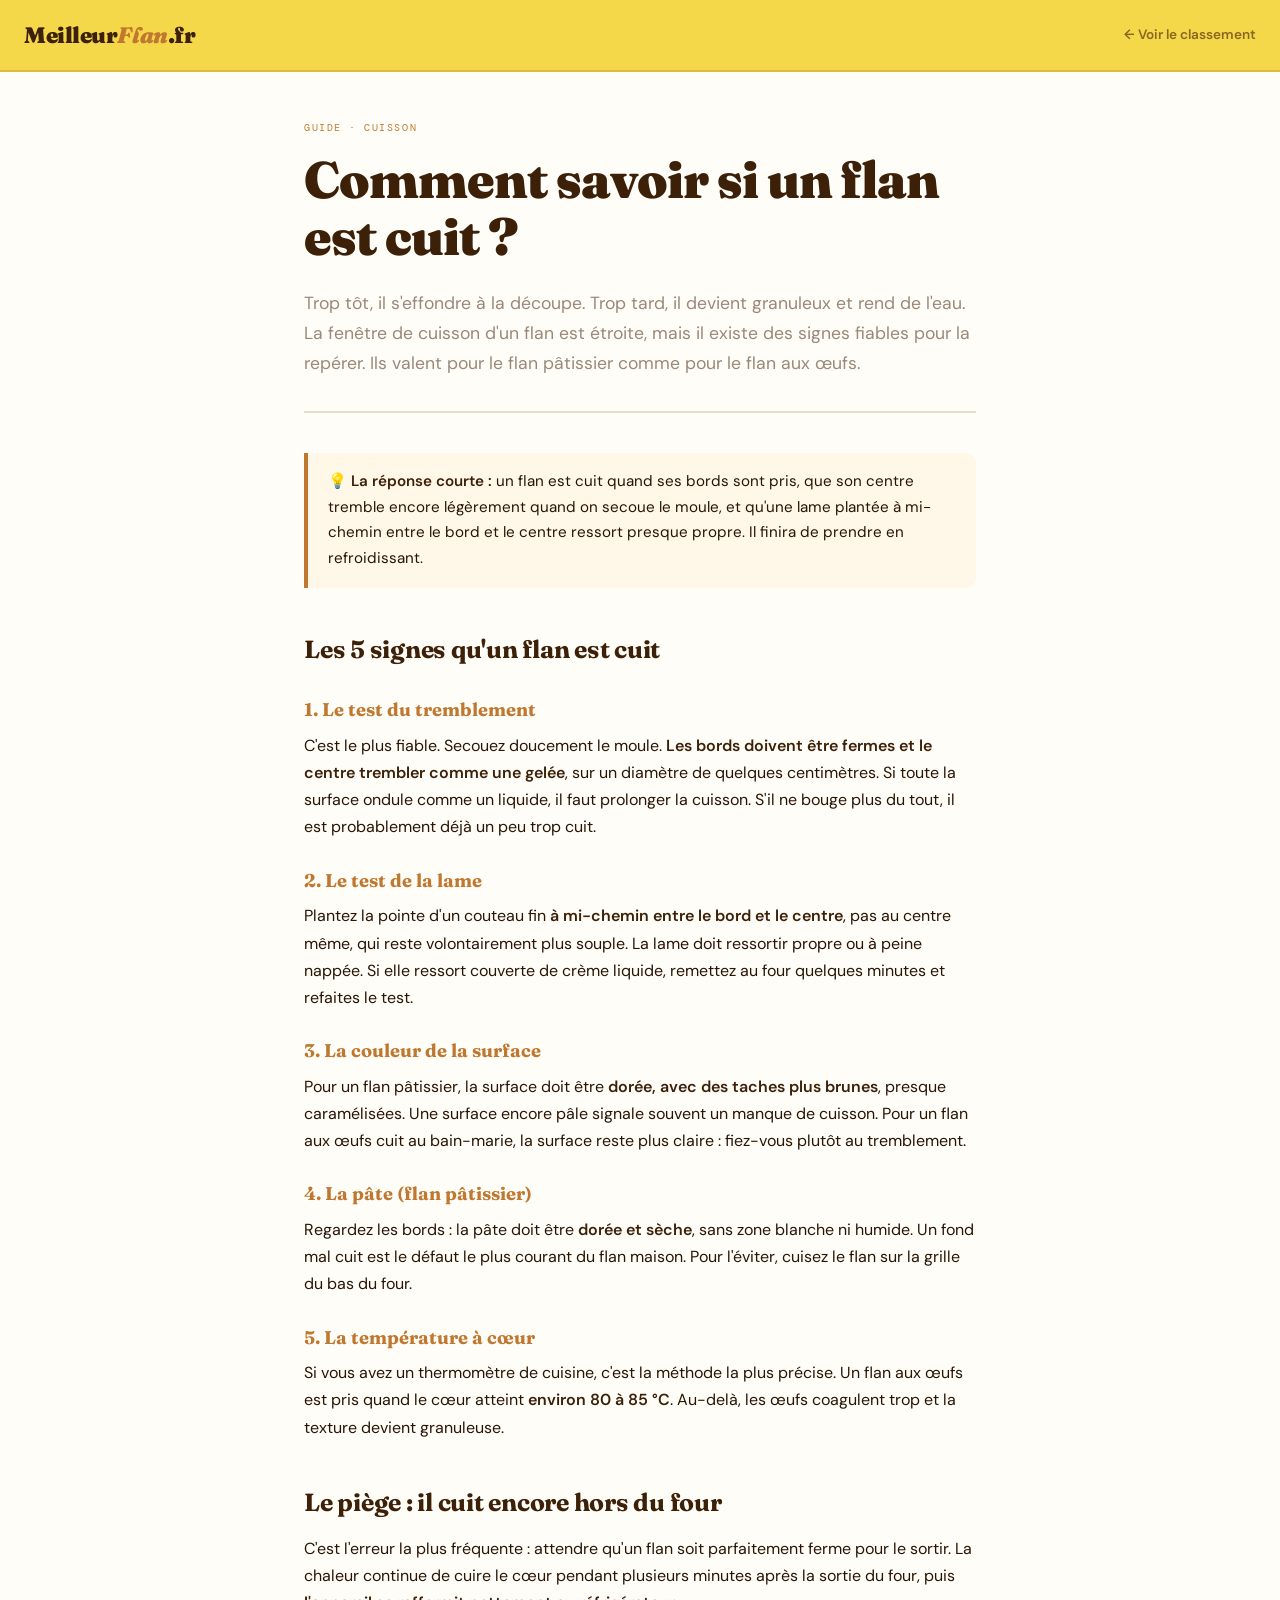
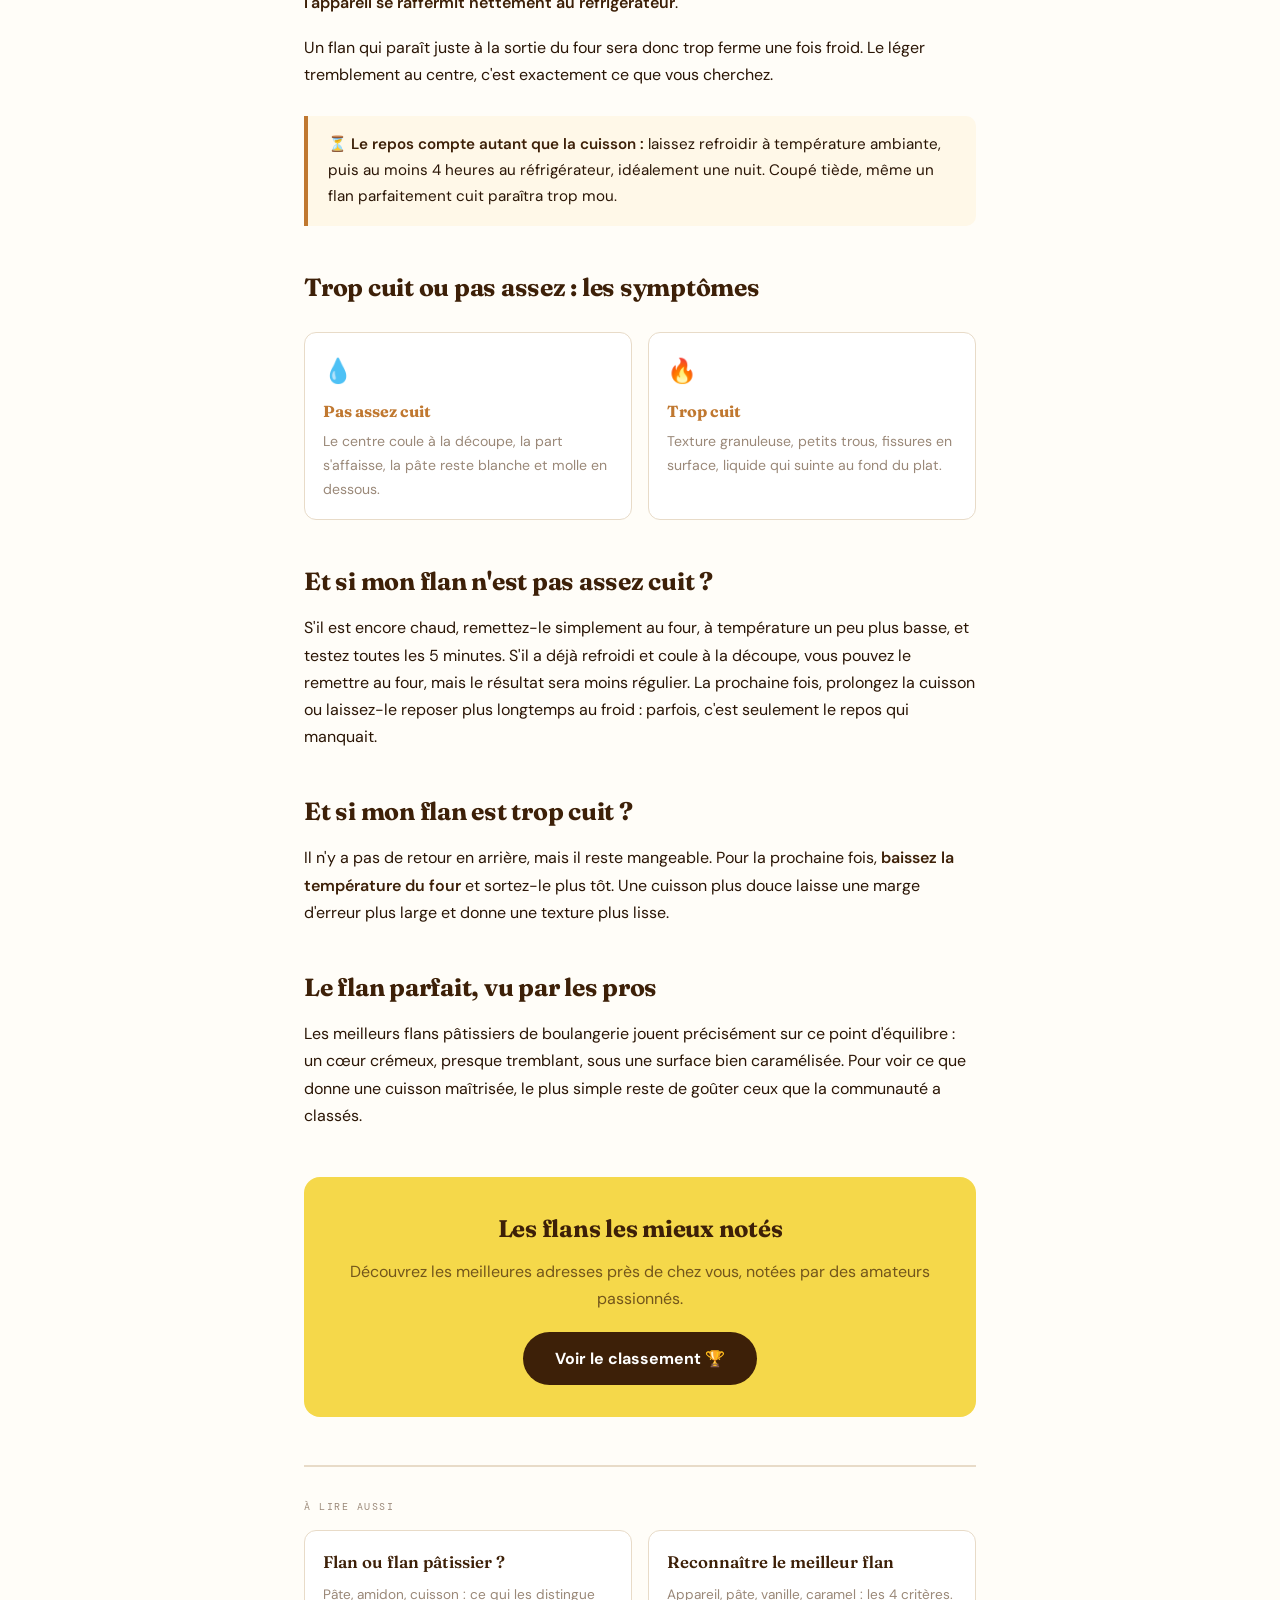
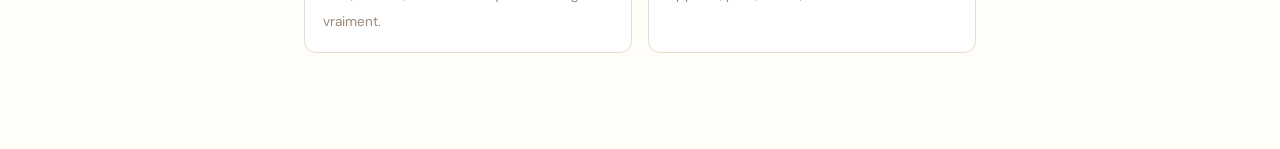
<file: savoir-si-flan-cuit.html>
<!DOCTYPE html>
<html lang="fr">
<head>
<!-- Google Tag Manager -->
<script>(function(w,d,s,l,i){w[l]=w[l]||[];w[l].push({'gtm.start':
new Date().getTime(),event:'gtm.js'});var f=d.getElementsByTagName(s)[0],
j=d.createElement(s),dl=l!='dataLayer'?'&l='+l:'';j.async=true;j.src=
'https://www.googletagmanager.com/gtm.js?id='+i+dl;f.parentNode.insertBefore(j,f);
})(window,document,'script','dataLayer','GTM-P65HT52M');</script>
<!-- End Google Tag Manager -->
<meta charset="UTF-8">
<meta name="viewport" content="width=device-width, initial-scale=1.0">
<title>Comment savoir si un flan est cuit ? Les 5 signes qui ne trompent pas — MeilleurFlan.fr</title>
<meta name="description" content="Flan pâtissier ou flan aux œufs : tremblement, test de la lame, couleur, température à cœur. Les signes fiables pour savoir quand sortir votre flan du four.">
<link rel="canonical" href="https://meilleurflan.fr/savoir-si-flan-cuit">

<meta property="og:type" content="article">
<meta property="og:url" content="https://meilleurflan.fr/savoir-si-flan-cuit">
<meta property="og:title" content="Comment savoir si un flan est cuit ?">
<meta property="og:description" content="Tremblement, lame, couleur, température : les 5 signes pour sortir votre flan du four au bon moment.">
<meta property="og:site_name" content="MeilleurFlan.fr">
<meta property="og:locale" content="fr_FR">

<script type="application/ld+json">
{
  "@context": "https://schema.org",
  "@graph": [
    {
      "@type": "Article",
      "headline": "Comment savoir si un flan est cuit ? Les 5 signes qui ne trompent pas",
      "description": "Tremblement, test de la lame, couleur, température à cœur : les signes fiables pour savoir quand sortir un flan du four.",
      "url": "https://meilleurflan.fr/savoir-si-flan-cuit",
      "datePublished": "2026-10-12",
      "dateModified": "2026-10-12",
      "inLanguage": "fr-FR",
      "author": { "@type": "Organization", "name": "MeilleurFlan.fr" },
      "publisher": { "@type": "Organization", "name": "MeilleurFlan.fr", "url": "https://meilleurflan.fr" }
    },
    {
      "@type": "FAQPage",
      "mainEntity": [
        {
          "@type": "Question",
          "name": "Comment savoir si un flan est cuit ?",
          "acceptedAnswer": { "@type": "Answer", "text": "Un flan est cuit quand ses bords sont pris, que le centre tremble encore légèrement comme une gelée quand on secoue doucement le moule, et qu'une lame plantée à mi-chemin entre le bord et le centre ressort presque propre. Il finit de prendre en refroidissant." }
        },
        {
          "@type": "Question",
          "name": "Un flan doit-il trembler à la sortie du four ?",
          "acceptedAnswer": { "@type": "Answer", "text": "Oui, le centre doit encore trembler légèrement, sans onduler comme un liquide. La cuisson se poursuit hors du four et le flan se raffermit au réfrigérateur." }
        },
        {
          "@type": "Question",
          "name": "Combien de temps laisser reposer un flan avant de le couper ?",
          "acceptedAnswer": { "@type": "Answer", "text": "Comptez au minimum 4 heures au réfrigérateur, idéalement une nuit. Coupé tiède, un flan même bien cuit paraîtra trop mou." }
        },
        {
          "@type": "Question",
          "name": "Pourquoi mon flan est-il granuleux ou rend-il de l'eau ?",
          "acceptedAnswer": { "@type": "Answer", "text": "C'est le signe d'une cuisson trop longue ou trop chaude : les œufs ont coagulé trop fort. Baissez la température et sortez le flan plus tôt, quand le centre tremble encore." }
        }
      ]
    }
  ]
}
</script>

<link rel="preconnect" href="https://fonts.googleapis.com">
<link rel="preconnect" href="https://fonts.gstatic.com" crossorigin>
<link href="https://fonts.googleapis.com/css2?family=Fraunces:ital,opsz,wght@0,9..144,700;0,9..144,900;1,9..144,700&family=DM+Sans:wght@400;500;600&family=DM+Mono:wght@400;500&display=swap" rel="stylesheet">

<style>
*, *::before, *::after { box-sizing: border-box; margin: 0; padding: 0; }
:root {
  --bg: #fffdf8;
  --surface: #ffffff;
  --caramel: #c07830;
  --caramel-dark: #9a5e1a;
  --brown: #3d2008;
  --border: #e8dbc8;
  --muted: #9a8878;
  --yellow: #f5d84a;
  --text: #2a1505;
}
body { font-family:'DM Sans',sans-serif; background:var(--bg); color:var(--text); font-size:16px; line-height:1.7; -webkit-font-smoothing:antialiased; }

.site-header { background:var(--yellow); padding:1rem 1.5rem; border-bottom:2px solid rgba(61,32,8,0.15); display:flex; align-items:center; justify-content:space-between; }
.site-header a { text-decoration:none; }
.site-logo { font-family:'Fraunces',serif; font-size:1.4rem; font-weight:900; color:var(--brown); letter-spacing:-0.02em; }
.site-logo em { font-style:italic; color:var(--caramel); }
.back-link { font-size:0.85rem; font-weight:600; color:var(--brown); opacity:0.6; transition:opacity 0.1s; }
.back-link:hover { opacity:1; }

.article-wrap { max-width:720px; margin:0 auto; padding:3rem 1.5rem 6rem; }
.article-label { font-family:'DM Mono',monospace; font-size:0.6rem; text-transform:uppercase; letter-spacing:0.16em; color:var(--caramel); margin-bottom:1rem; display:block; }
h1 { font-family:'Fraunces',serif; font-size:clamp(2rem,6vw,3.2rem); font-weight:900; line-height:1.1; color:var(--brown); letter-spacing:-0.02em; margin-bottom:1.5rem; }
.article-intro { font-size:1.1rem; color:var(--muted); line-height:1.7; margin-bottom:2.5rem; padding-bottom:2rem; border-bottom:2px solid var(--border); }
h2 { font-family:'Fraunces',serif; font-size:1.55rem; font-weight:700; color:var(--brown); letter-spacing:-0.01em; margin:2.5rem 0 0.75rem; }
h3 { font-family:'Fraunces',serif; font-size:1.15rem; font-weight:700; color:var(--caramel); margin:1.5rem 0 0.4rem; }
p { margin-bottom:1.1rem; }
ul { margin:0 0 1.1rem 1.25rem; }
li { margin-bottom:0.4rem; }
strong { color:var(--brown); font-weight:600; }

.callout { background:#fff8e8; border-left:4px solid var(--caramel); border-radius:0 10px 10px 0; padding:1rem 1.25rem; margin:1.75rem 0; font-size:0.95rem; }
.callout p { margin:0; }

.criteria-grid { display:grid; grid-template-columns:repeat(auto-fit,minmax(200px,1fr)); gap:1rem; margin:1.5rem 0; }
.criteria-card { background:var(--surface); border:1.5px solid var(--border); border-radius:12px; padding:1.1rem; }
.criteria-card .criteria-icon { font-size:1.5rem; margin-bottom:0.4rem; }
.criteria-card h3 { margin:0 0 0.3rem; font-size:1rem; }
.criteria-card p { margin:0; font-size:0.88rem; color:var(--muted); }

.related { margin-top:3rem; padding-top:2rem; border-top:2px solid var(--border); }
.related-label { font-family:'DM Mono',monospace; font-size:0.6rem; text-transform:uppercase; letter-spacing:0.16em; color:var(--muted); display:block; margin-bottom:0.9rem; }
.related-grid { display:grid; grid-template-columns:repeat(auto-fit,minmax(240px,1fr)); gap:1rem; }
.related-card { display:block; background:var(--surface); border:1.5px solid var(--border); border-radius:12px; padding:1.1rem; text-decoration:none; color:var(--text); transition:border-color 0.15s, transform 0.15s; }
.related-card:hover { border-color:var(--caramel); transform:translateY(-2px); }
.related-card strong { display:block; font-family:'Fraunces',serif; font-size:1.05rem; margin-bottom:0.2rem; }
.related-card span { font-size:0.85rem; color:var(--muted); }

.cta-block { background:var(--yellow); border-radius:16px; padding:2rem; text-align:center; margin-top:3rem; }
.cta-block h2 { margin:0 0 0.5rem; font-size:1.5rem; }
.cta-block p { color:var(--brown); opacity:0.7; margin-bottom:1.25rem; }
.cta-btn { display:inline-block; background:var(--brown); color:#fff; font-family:'DM Sans',sans-serif; font-weight:700; font-size:1rem; padding:0.8rem 2rem; border-radius:999px; text-decoration:none; transition:background 0.15s; }
.cta-btn:hover { background:var(--caramel); }

@media (max-width:600px) {
  .article-wrap { padding:2rem 1.1rem 5rem; }
}
</style>
</head>
<body>
<!-- Google Tag Manager (noscript) -->
<noscript><iframe src="https://www.googletagmanager.com/ns.html?id=GTM-P65HT52M"
height="0" width="0" style="display:none;visibility:hidden"></iframe></noscript>
<!-- End Google Tag Manager (noscript) -->

<header class="site-header">
  <a href="https://meilleurflan.fr" class="site-logo">Meilleur<em>Flan</em>.fr</a>
  <a href="https://meilleurflan.fr" class="back-link">← Voir le classement</a>
</header>

<main class="article-wrap">
  <span class="article-label">Guide · Cuisson</span>

  <h1>Comment savoir si un flan est cuit ?</h1>

  <p class="article-intro">Trop tôt, il s'effondre à la découpe. Trop tard, il devient granuleux et rend de l'eau. La fenêtre de cuisson d'un flan est étroite, mais il existe des signes fiables pour la repérer. Ils valent pour le flan pâtissier comme pour le flan aux œufs.</p>

  <div class="callout">
    <p>💡 <strong>La réponse courte :</strong> un flan est cuit quand ses bords sont pris, que son centre tremble encore légèrement quand on secoue le moule, et qu'une lame plantée à mi-chemin entre le bord et le centre ressort presque propre. Il finira de prendre en refroidissant.</p>
  </div>

  <h2>Les 5 signes qu'un flan est cuit</h2>

  <h3>1. Le test du tremblement</h3>
  <p>C'est le plus fiable. Secouez doucement le moule. <strong>Les bords doivent être fermes et le centre trembler comme une gelée</strong>, sur un diamètre de quelques centimètres. Si toute la surface ondule comme un liquide, il faut prolonger la cuisson. S'il ne bouge plus du tout, il est probablement déjà un peu trop cuit.</p>

  <h3>2. Le test de la lame</h3>
  <p>Plantez la pointe d'un couteau fin <strong>à mi-chemin entre le bord et le centre</strong>, pas au centre même, qui reste volontairement plus souple. La lame doit ressortir propre ou à peine nappée. Si elle ressort couverte de crème liquide, remettez au four quelques minutes et refaites le test.</p>

  <h3>3. La couleur de la surface</h3>
  <p>Pour un flan pâtissier, la surface doit être <strong>dorée, avec des taches plus brunes</strong>, presque caramélisées. Une surface encore pâle signale souvent un manque de cuisson. Pour un flan aux œufs cuit au bain-marie, la surface reste plus claire : fiez-vous plutôt au tremblement.</p>

  <h3>4. La pâte (flan pâtissier)</h3>
  <p>Regardez les bords : la pâte doit être <strong>dorée et sèche</strong>, sans zone blanche ni humide. Un fond mal cuit est le défaut le plus courant du flan maison. Pour l'éviter, cuisez le flan sur la grille du bas du four.</p>

  <h3>5. La température à cœur</h3>
  <p>Si vous avez un thermomètre de cuisine, c'est la méthode la plus précise. Un flan aux œufs est pris quand le cœur atteint <strong>environ 80 à 85 °C</strong>. Au-delà, les œufs coagulent trop et la texture devient granuleuse.</p>

  <h2>Le piège : il cuit encore hors du four</h2>
  <p>C'est l'erreur la plus fréquente : attendre qu'un flan soit parfaitement ferme pour le sortir. La chaleur continue de cuire le cœur pendant plusieurs minutes après la sortie du four, puis <strong>l'appareil se raffermit nettement au réfrigérateur</strong>.</p>
  <p>Un flan qui paraît juste à la sortie du four sera donc trop ferme une fois froid. Le léger tremblement au centre, c'est exactement ce que vous cherchez.</p>

  <div class="callout">
    <p>⏳ <strong>Le repos compte autant que la cuisson :</strong> laissez refroidir à température ambiante, puis au moins 4 heures au réfrigérateur, idéalement une nuit. Coupé tiède, même un flan parfaitement cuit paraîtra trop mou.</p>
  </div>

  <h2>Trop cuit ou pas assez : les symptômes</h2>

  <div class="criteria-grid">
    <div class="criteria-card">
      <div class="criteria-icon">💧</div>
      <h3>Pas assez cuit</h3>
      <p>Le centre coule à la découpe, la part s'affaisse, la pâte reste blanche et molle en dessous.</p>
    </div>
    <div class="criteria-card">
      <div class="criteria-icon">🔥</div>
      <h3>Trop cuit</h3>
      <p>Texture granuleuse, petits trous, fissures en surface, liquide qui suinte au fond du plat.</p>
    </div>
  </div>

  <h2>Et si mon flan n'est pas assez cuit ?</h2>
  <p>S'il est encore chaud, remettez-le simplement au four, à température un peu plus basse, et testez toutes les 5 minutes. S'il a déjà refroidi et coule à la découpe, vous pouvez le remettre au four, mais le résultat sera moins régulier. La prochaine fois, prolongez la cuisson ou laissez-le reposer plus longtemps au froid : parfois, c'est seulement le repos qui manquait.</p>

  <h2>Et si mon flan est trop cuit ?</h2>
  <p>Il n'y a pas de retour en arrière, mais il reste mangeable. Pour la prochaine fois, <strong>baissez la température du four</strong> et sortez-le plus tôt. Une cuisson plus douce laisse une marge d'erreur plus large et donne une texture plus lisse.</p>

  <h2>Le flan parfait, vu par les pros</h2>
  <p>Les meilleurs flans pâtissiers de boulangerie jouent précisément sur ce point d'équilibre : un cœur crémeux, presque tremblant, sous une surface bien caramélisée. Pour voir ce que donne une cuisson maîtrisée, le plus simple reste de goûter ceux que la communauté a classés.</p>

  <div class="cta-block">
    <h2>Les flans les mieux notés</h2>
    <p>Découvrez les meilleures adresses près de chez vous, notées par des amateurs passionnés.</p>
    <a href="https://meilleurflan.fr" class="cta-btn">Voir le classement 🏆</a>
  </div>

  <nav class="related" aria-label="À lire aussi">
    <span class="related-label">À lire aussi</span>
    <div class="related-grid">
      <a href="/difference-flan-flan-patissier" class="related-card">
        <strong>Flan ou flan pâtissier ?</strong>
        <span>Pâte, amidon, cuisson : ce qui les distingue vraiment.</span>
      </a>
      <a href="/guide-flan-patissier" class="related-card">
        <strong>Reconnaître le meilleur flan</strong>
        <span>Appareil, pâte, vanille, caramel : les 4 critères.</span>
      </a>
    </div>
  </nav>
</main>

</body>
</html>
</file>
